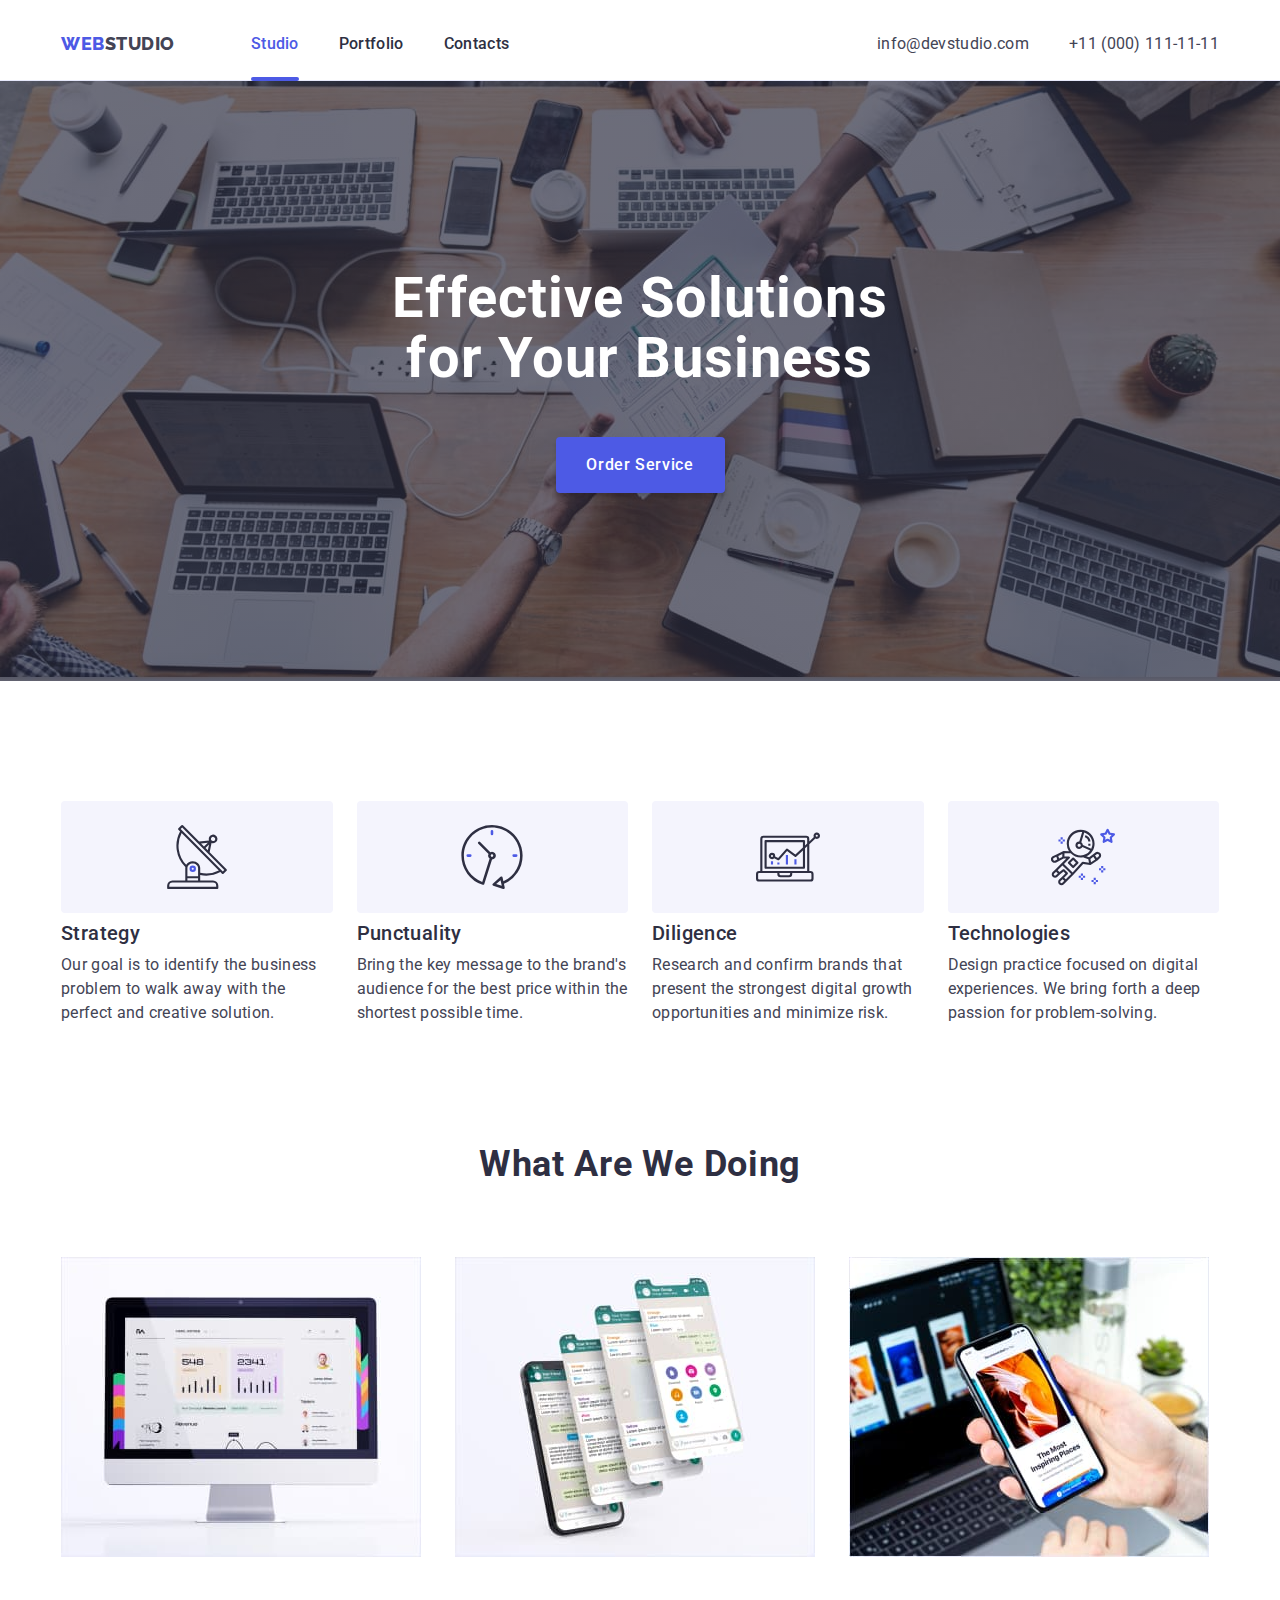
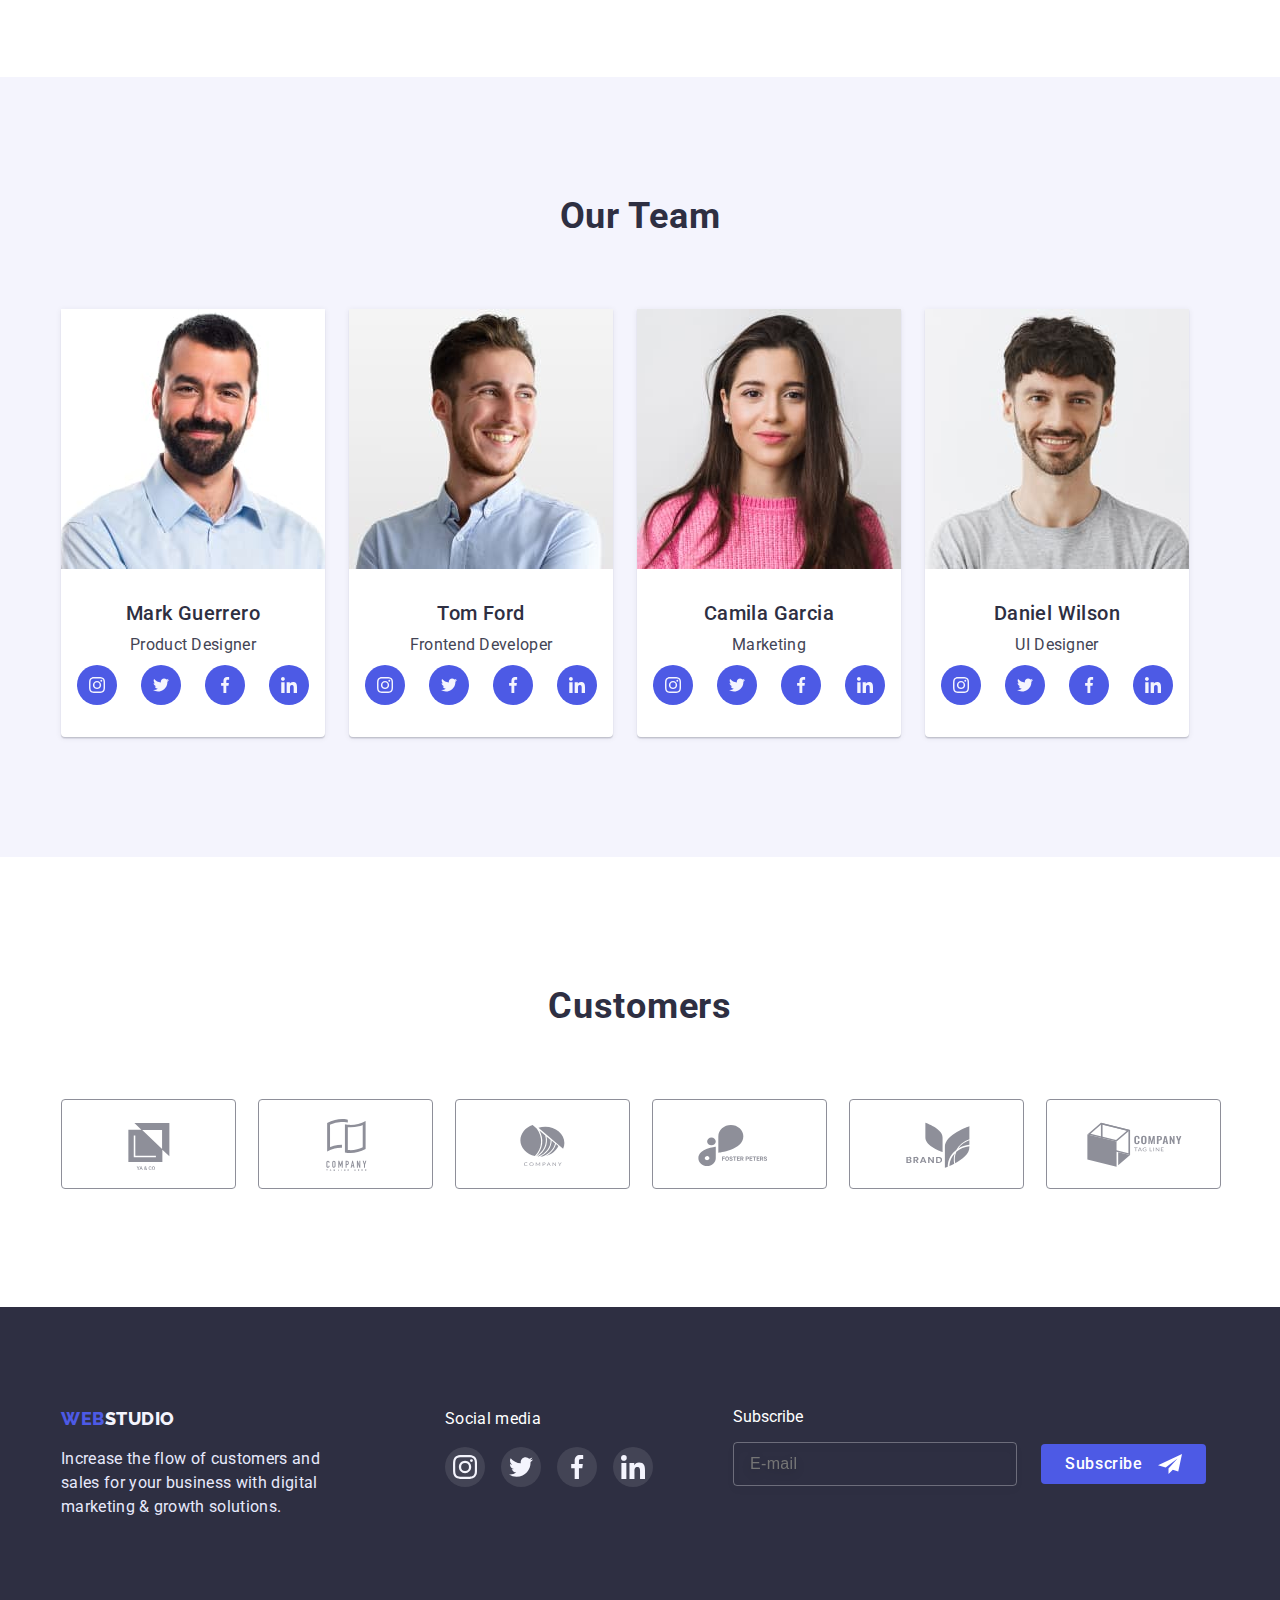
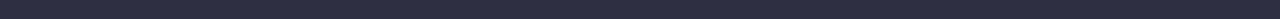
<file: index.html>
<!DOCTYPE html>
<html lang="en">
  <head>
    <meta charset="UTF-8" />
    <meta http-equiv="X-UA-Compatible" content="IE=edge" />
    <meta name="viewport" content="width=device-width, initial-scale=1.0" />
    <title>Web Studio (Version 3.0)</title>
    <link rel="preconnect" href="https://fonts.googleapis.com" />
    <link rel="preconnect" href="https://fonts.gstatic.com" crossorigin />
    <link
      href="https://fonts.googleapis.com/css2?family=Raleway:wght@800&family=Roboto:wght@400;500;700&display=swap"
      rel="stylesheet"
    />
    <link
      rel="stylesheet"
      href="https://cdnjs.cloudflare.com/ajax/libs/modern-normalize/1.1.0/modern-normalize.min.css"
      integrity="sha512-wpPYUAdjBVSE4KJnH1VR1HeZfpl1ub8YT/NKx4PuQ5NmX2tKuGu6U/JRp5y+Y8XG2tV+wKQpNHVUX03MfMFn9Q=="
      crossorigin="anonymous"
      referrerpolicy="no-referrer"
    />
    <link rel="stylesheet" href="./css/style.css" />
  </head>
  <!-- BODY -->
  <body>
    <!-- HEADER -->
    <header class="header">
      <div class="conteiner header-conteiner">
        <nav class="header-navigation">
          <a href="./index.html" class="header-logo link logo-text"
            ><span class="header-logo-accent">WEB</span>STUDIO
          </a>
          <ul class="header-list list">
            <li class="header-item">
              <a
                href="./index.html"
                class="header-link link link-current regular-text"
                >Studio</a
              >
            </li>
            <li class="header-item">
              <a href="./portfolio.html" class="header-link link regular-text"
                >Portfolio</a
              >
            </li>
            <li class="header-item">
              <a href="" class="header-link link regular-text">Contacts</a>
            </li>
          </ul>
        </nav>
        <address class="header-contact">
          <ul class="header-contact-list list">
            <li class="header-contact-item">
              <a
                href="mailto:info@devstudio.com"
                class="header-contact-email link regular-text"
                >info@devstudio.com</a
              >
            </li>
            <li class="header-contact-item">
              <a
                href="tel:+110001111111"
                class="header-contact-tel link regular-text"
                >+11 (000) 111-11-11</a
              >
            </li>
          </ul>
        </address>
      </div>
    </header>
    <!-- MAIN -->
    <main class="main">
      <section class="hero">
        <div class="conteiner">
          <h1 class="hero-title">Effective Solutions for Your Business</h1>
          <button type="button" class="hero-button button" data-modal-open>
            Order Service
          </button>
        </div>
      </section>
      <!-- STRATEGY -->
      <section class="strategy">
        <div class="conteiner">
          <h2 class="strategy-tiltle visually-hidden">Strategy</h2>
          <ul class="strategy-list list">
            <li class="strategy-item">
              <div class="strategy-icon-box">
                <svg class="strategy-icon" width="64" height="64">
                  <use href="./img/icons.svg#icon-antenna"></use>
                </svg>
              </div>
              <h3 class="stategy-item-subtitle subtitle-text">Strategy</h3>
              <p class="strategy-item-text regular-text">
                Our goal is to identify the business problem to walk away with
                the perfect and creative solution.
              </p>
            </li>
            <li class="strategy-item">
              <div class="strategy-icon-box">
                <svg class="strategy-icon" width="64" height="64">
                  <use href="./img/icons.svg#icon-clock"></use>
                </svg>
              </div>
              <h3 class="stategy-item-subtitle subtitle-text">Punctuality</h3>
              <p class="strategy-item-text regular-text">
                Bring the key message to the brand's audience for the best price
                within the shortest possible time.
              </p>
            </li>
            <li class="strategy-item">
              <div class="strategy-icon-box">
                <svg class="strategy-icon" width="64" height="64">
                  <use href="./img/icons.svg#icon-diagram"></use>
                </svg>
              </div>
              <h3 class="stategy-item-subtitle subtitle-text">Diligence</h3>
              <p class="strategy-item-text regular-text">
                Research and confirm brands that present the strongest digital
                growth opportunities and minimize risk.
              </p>
            </li>
            <li class="strategy-item">
              <div class="strategy-icon-box">
                <svg class="strategy-icon" width="64" height="64">
                  <use href="./img/icons.svg#icon-astronaut"></use>
                </svg>
              </div>
              <h3 class="stategy-item-subtitle subtitle-text">Technologies</h3>
              <p class="strategy-item-text regular-text">
                Design practice focused on digital experiences. We bring forth a
                deep passion for problem-solving.
              </p>
            </li>
          </ul>
        </div>
      </section>
      <!-- ABOUT -->
      <section class="about">
        <div class="conteiner">
          <h2 class="about-title title-text">What are we doing</h2>
          <ul class="about-list list">
            <li class="about-item">
              <img
                src="./img/img_desktop_apps.jpg"
                alt="desktop-apps"
                width="360"
                height="300"
              />
            </li>
            <li class="about-item">
              <img
                src="./img/img_mobile_apps.jpg"
                alt="mobile-apps"
                width="360"
                height="300"
              />
            </li>
            <li class="about-item">
              <img
                src="./img/img_integration.jpg"
                alt="integration"
                width="360"
                height="300"
              />
            </li>
          </ul>
        </div>
      </section>
      <!-- TEAM -->
      <section class="team">
        <div class="conteiner">
          <h2 class="team-title title-text">Our Team</h2>
          <ul class="team-list list">
            <li class="team-item">
              <img
                src="./img/img_team_member_1.jpg"
                alt="team-member"
                width="264"
                height="260"
              />
              <div class="team-description-conteiner">
                <h3 class="team-member subtitle-text">Mark Guerrero</h3>
                <p class="team-member-title regular-text">Product Designer</p>
                <ul class="team-social-list list">
                  <li class="team-social-item">
                    <a href="" class="team-social-link link">
                      <svg class="team-social-icon" width="16" height="16">
                        <use href="./img/icons.svg#icon-instagram"></use>
                      </svg>
                    </a>
                  </li>
                  <li class="team-social-item">
                    <a href="" class="team-social-link link">
                      <svg class="team-social-icon" width="16" height="16">
                        <use href="./img/icons.svg#icon-twitter"></use>
                      </svg>
                    </a>
                  </li>
                  <li class="team-social-item">
                    <a href="" class="team-social-link link">
                      <svg class="team-social-icon" width="16" height="16">
                        <use href="./img/icons.svg#icon-facebook"></use>
                      </svg>
                    </a>
                  </li>
                  <li class="team-social-item">
                    <a href="" class="team-social-link link">
                      <svg class="team-social-icon" width="16" height="16">
                        <use href="./img/icons.svg#icon-linkedin"></use>
                      </svg>
                    </a>
                  </li>
                </ul>
              </div>
            </li>
            <li class="team-item">
              <img
                src="./img/img_team_member_2.jpg"
                alt="team-member"
                width="264"
                height="260"
              />
              <div class="team-description-conteiner">
                <h3 class="team-member subtitle-text">Tom Ford</h3>
                <p class="team-member-title regular-text">Frontend Developer</p>
                <ul class="team-social-list list">
                  <li class="team-social-item">
                    <a href="" class="team-social-link link">
                      <svg class="team-social-icon" width="16" height="16">
                        <use href="./img/icons.svg#icon-instagram"></use>
                      </svg>
                    </a>
                  </li>
                  <li class="team-social-item">
                    <a href="" class="team-social-link link">
                      <svg class="team-social-icon" width="16" height="16">
                        <use href="./img/icons.svg#icon-twitter"></use>
                      </svg>
                    </a>
                  </li>
                  <li class="team-social-item">
                    <a href="" class="team-social-link link">
                      <svg class="team-social-icon" width="16" height="16">
                        <use href="./img/icons.svg#icon-facebook"></use>
                      </svg>
                    </a>
                  </li>
                  <li class="team-social-item">
                    <a href="" class="team-social-link link">
                      <svg class="team-social-icon" width="16" height="16">
                        <use href="./img/icons.svg#icon-linkedin"></use>
                      </svg>
                    </a>
                  </li>
                </ul>
              </div>
            </li>
            <li class="team-item">
              <img
                src="./img/img_team_member_3.jpg"
                alt="team-member"
                width="264"
                height="260"
              />
              <div class="team-description-conteiner">
                <h3 class="team-member subtitle-text">Camila Garcia</h3>
                <p class="team-member-title regular-text">Marketing</p>
                <ul class="team-social-list list">
                  <li class="team-social-item">
                    <a href="" class="team-social-link link">
                      <svg class="team-social-icon" width="16" height="16">
                        <use href="./img/icons.svg#icon-instagram"></use>
                      </svg>
                    </a>
                  </li>
                  <li class="team-social-item">
                    <a href="" class="team-social-link link">
                      <svg class="team-social-icon" width="16" height="16">
                        <use href="./img/icons.svg#icon-twitter"></use>
                      </svg>
                    </a>
                  </li>
                  <li class="team-social-item">
                    <a href="" class="team-social-link link">
                      <svg class="team-social-icon" width="16" height="16">
                        <use href="./img/icons.svg#icon-facebook"></use>
                      </svg>
                    </a>
                  </li>
                  <li class="team-social-item">
                    <a href="" class="team-social-link link">
                      <svg class="team-social-icon" width="16" height="16">
                        <use href="./img/icons.svg#icon-linkedin"></use>
                      </svg>
                    </a>
                  </li>
                </ul>
              </div>
            </li>
            <li class="team-item">
              <img
                src="./img/img_team_member_4.jpg"
                alt="team-member"
                width="264"
                height="260"
              />
              <div class="team-description-conteiner">
                <h3 class="team-member subtitle-text">Daniel Wilson</h3>
                <p class="team-member-title regular-text">UI Designer</p>
                <ul class="team-social-list list">
                  <li class="team-social-item">
                    <a href="" class="team-social-link link">
                      <svg class="team-social-icon" width="16" height="16">
                        <use href="./img/icons.svg#icon-instagram"></use>
                      </svg>
                    </a>
                  </li>
                  <li class="team-social-item">
                    <a href="" class="team-social-link link">
                      <svg class="team-social-icon" width="16" height="16">
                        <use href="./img/icons.svg#icon-twitter"></use>
                      </svg>
                    </a>
                  </li>
                  <li class="team-social-item">
                    <a href="" class="team-social-link link">
                      <svg class="team-social-icon" width="16" height="16">
                        <use href="./img/icons.svg#icon-facebook"></use>
                      </svg>
                    </a>
                  </li>
                  <li class="team-social-item">
                    <a href="" class="team-social-link link">
                      <svg class="team-social-icon" width="16" height="16">
                        <use href="./img/icons.svg#icon-linkedin"></use>
                      </svg>
                    </a>
                  </li>
                </ul>
              </div>
            </li>
          </ul>
        </div>
      </section>
      <!-- CUSTOMERS -->
      <section class="customers">
        <div class="conteiner">
          <h2 class="customers-title title-text">Customers</h2>
          <ul class="customers-list list">
            <li class="customers-item">
              <a href="" class="cutomers-link link">
                <svg class="customers-icon" width="104" height="56">
                  <use href="./img/icons.svg#icon-customer-1"></use>
                </svg>
              </a>
            </li>
            <li class="customers-item">
              <a href="" class="cutomers-link link">
                <svg class="customers-icon" width="104" height="56">
                  <use href="./img/icons.svg#icon-customer-2"></use>
                </svg>
              </a>
            </li>
            <li class="customers-item">
              <a href="" class="cutomers-link link">
                <svg class="customers-icon" width="104" height="56">
                  <use href="./img/icons.svg#icon-customer-3"></use>
                </svg>
              </a>
            </li>
            <li class="customers-item">
              <a href="" class="cutomers-link link">
                <svg class="customers-icon" width="104" height="56">
                  <use href="./img/icons.svg#icon-customer-4"></use>
                </svg>
              </a>
            </li>
            <li class="customers-item">
              <a href="" class="cutomers-link link">
                <svg class="customers-icon" width="104" height="56">
                  <use href="./img/icons.svg#icon-customer-5"></use>
                </svg>
              </a>
            </li>
            <li class="customers-item">
              <a href="" class="cutomers-link link">
                <svg class="customers-icon" width="104" height="56">
                  <use href="./img/icons.svg#icon-cutomer-6"></use>
                </svg>
              </a>
            </li>
          </ul>
        </div>
      </section>
    </main>
    <!-- FOOTER -->
    <footer class="footer">
      <div class="conteiner">
        <ul class="footer-list list">
          <li class="footer-item">
            <a href="./index.html" class="footer-logo link logo-text"
              ><span class="footer-logo-accent">WEB</span>STUDIO
            </a>
            <p class="footer-text regular-text">
              Increase the flow of customers and sales for your business with
              digital marketing & growth solutions.
            </p>
          </li>
          <li class="footer-social">
            <p class="footer-social-title regular-text">Social media</p>
            <ul class="footer-social-list list">
              <li class="footer-social-item">
                <a href="" class="footer-social-link link">
                  <svg class="footer-social-icon" width="24" height="24">
                    <use href="./img/icons.svg#icon-instagram"></use>
                  </svg>
                </a>
              </li>
              <li class="footer-social-item">
                <a href="" class="footer-social-link link">
                  <svg class="footer-social-icon" width="24" height="24">
                    <use href="./img/icons.svg#icon-twitter"></use>
                  </svg>
                </a>
              </li>
              <li class="footer-social-item">
                <a href="" class="footer-social-link link">
                  <svg class="footer-social-icon" width="24" height="24">
                    <use href="./img/icons.svg#icon-facebook"></use>
                  </svg>
                </a>
              </li>
              <li class="footer-social-item">
                <a href="" class="footer-social-link link">
                  <svg class="footer-social-icon" width="24" height="24">
                    <use href="./img/icons.svg#icon-linkedin"></use>
                  </svg>
                </a>
              </li>
            </ul>
          </li>
          <li class="footer-subscribe">
            <p class="footer-subscribe-title">Subscribe</p>
            <form class="subscribe-form">
              <input
                type="email"
                class="footer-subscribe-email regular-text"
                name="subscribe-email"
                id="subscribe-email"
                placeholder="E-mail"
              />
              <div class="subscribe-button-wrap">
                <button class="subscribe-button button" type="submit">
                  Subscribe
                </button>
                <svg class="subscribe-icon">
                  <use href="./img/icons.svg#icon-subcribe"></use>
                </svg>
              </di >
            </form>
          </li>
        </ul>
      </div>
    </footer>
    <!-- MODAL -->
    <div class="backdrop is-hidden" data-modal>
      <div class="modal">
        <button class="modal-close-btn" data-modal-close type="button">
          <svg class="modal-close-icon" width="8" height="8">
            <use href="./img/icons.svg#icon-modal-close"></use>
          </svg>
        </button>
        <p class="modal-title">Leave your contacts and we will call you back</p>
        <form class="modal-form">
          <div class="modal-field">
            <label for="user-name" class="modal-label subtle-text">Name</label>
            <div class="modal-input-wrap">
              <input
                type="text"
                class="modal-input"
                name="user-name"
                id="user-name"
                placeholder=""
                required
                minlength="3"
              />
              <svg class="modal-input-icon" width="18" height="18">
                <use href="./img/icons.svg#icon-person"></use>
              </svg>
            </div>
          </div>
          <div class="modal-field">
            <label for="user-tel" class="modal-label subtle-text">Phone</label>
            <div class="modal-input-wrap">
              <input
                type="tel"
                class="modal-input"
                name="user-tel"
                id="user-tel"
                placeholder=""
                required
              />
              <svg class="modal-input-icon" width="18" height="18">
                <use href="./img/icons.svg#icon-phone"></use>
              </svg>
            </div>
          </div>
          <div class="modal-field">
            <label for="user-email" class="modal-label subtle-text"
              >Email</label
            >
            <div class="modal-input-wrap">
              <input
                type="email"
                class="modal-input"
                name="user-email"
                id="user-email"
                placeholder=""
                required
              />
              <svg class="modal-input-icon" width="18" height="18">
                <use href="./img/icons.svg#icon-email"></use>
              </svg>
            </div>
          </div>
          <div class="modal-field">
            <label for="user-comments" class="modal-label subtle-text"
              >Comment</label
            >
            <textarea
              name="user-comments"
              id="user-comments"
              class="modal-comment"
              placeholder="Text input"
            ></textarea>
          </div>
          <div class="modal-field">
            <input
              class="modal-check visually-hidden"
              id="policy"
              name="policy"
              type="checkbox"
              value="true"
              required
            />
            <label class="check-text subtle-text" for="policy">
              <span>
                <svg class="check-icon" width="10" height="8">
                  <use href="./img/icons.svg#icon-check"></use>
                </svg>
              </span>
              I accept the terms and conditions of the&nbsp
              <a class="policy-link" href="">Privacy Policy</a></label
            >
          </div>
          <button type="submit" class="modal-submit-button button">Send</button>
        </form>
      </div>
    </div>
    <script src="./js/modal.js"></script>
  </body>
</html>
</file>
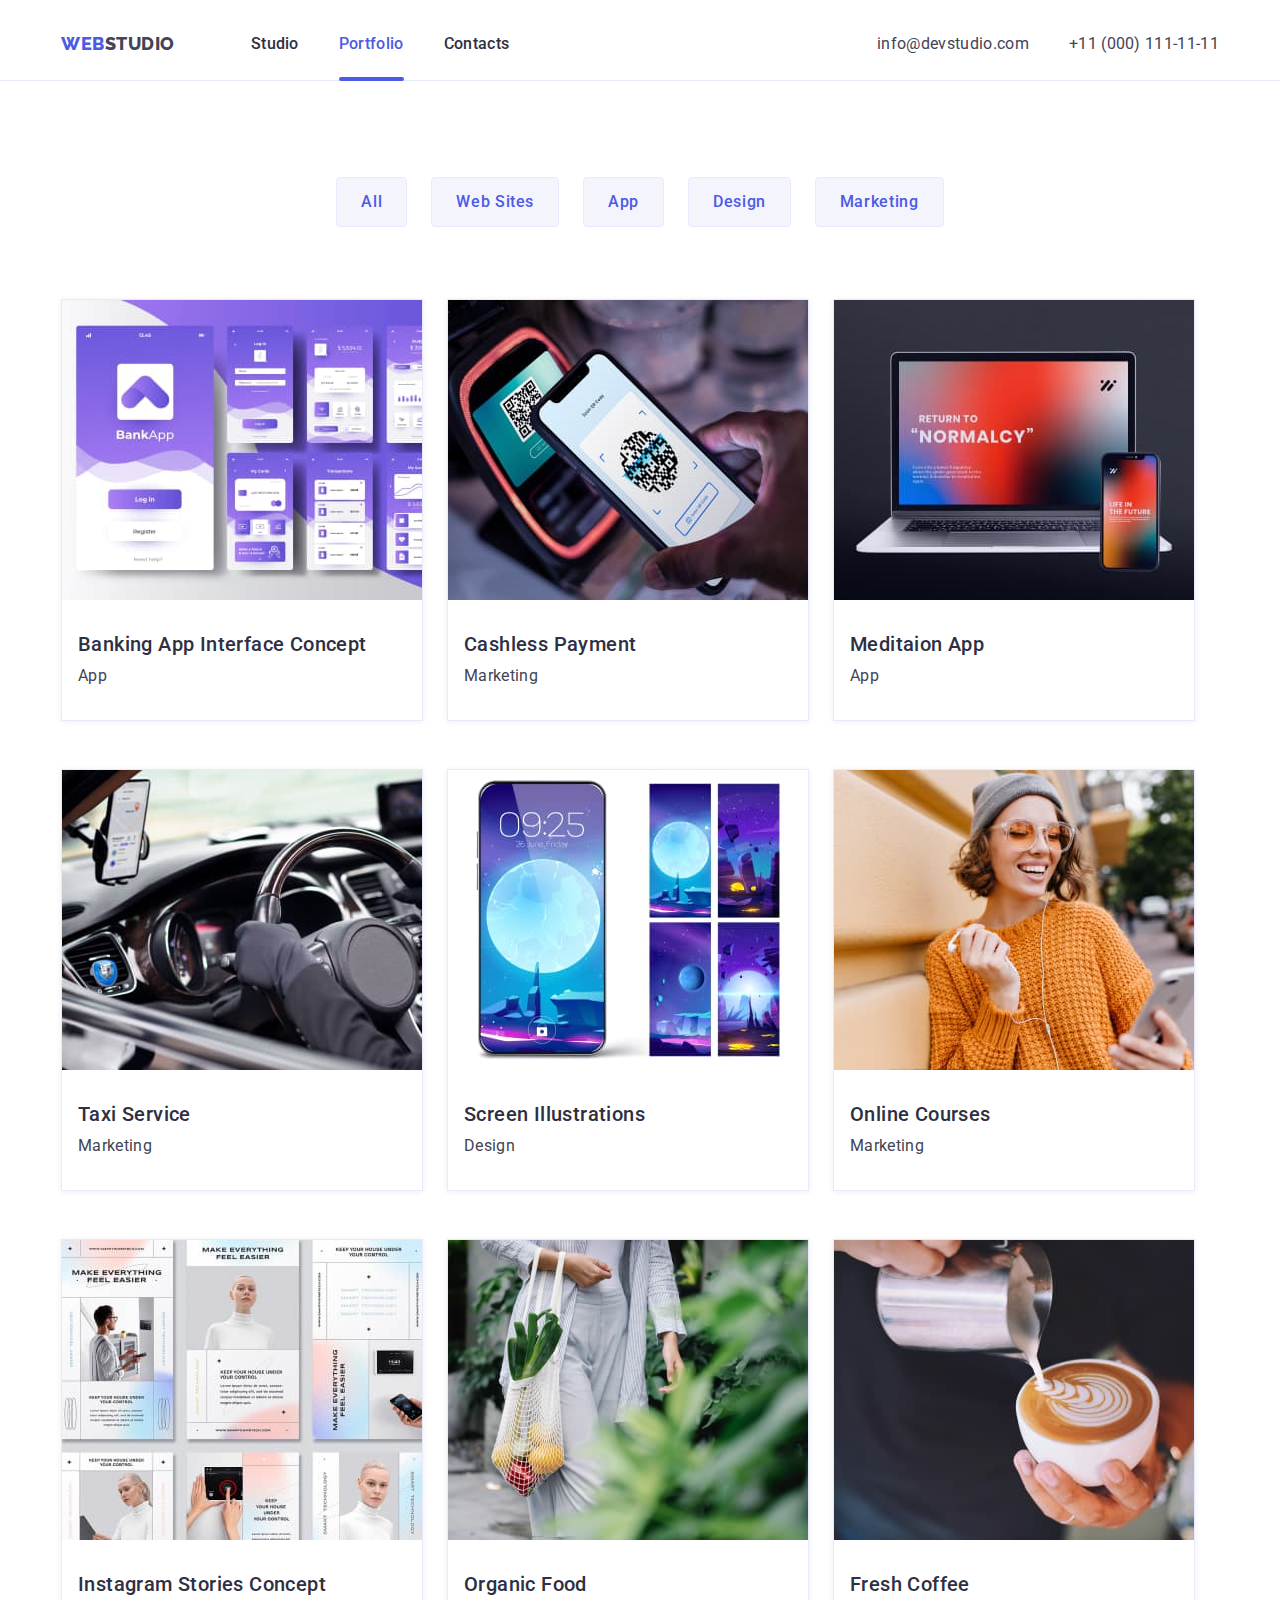
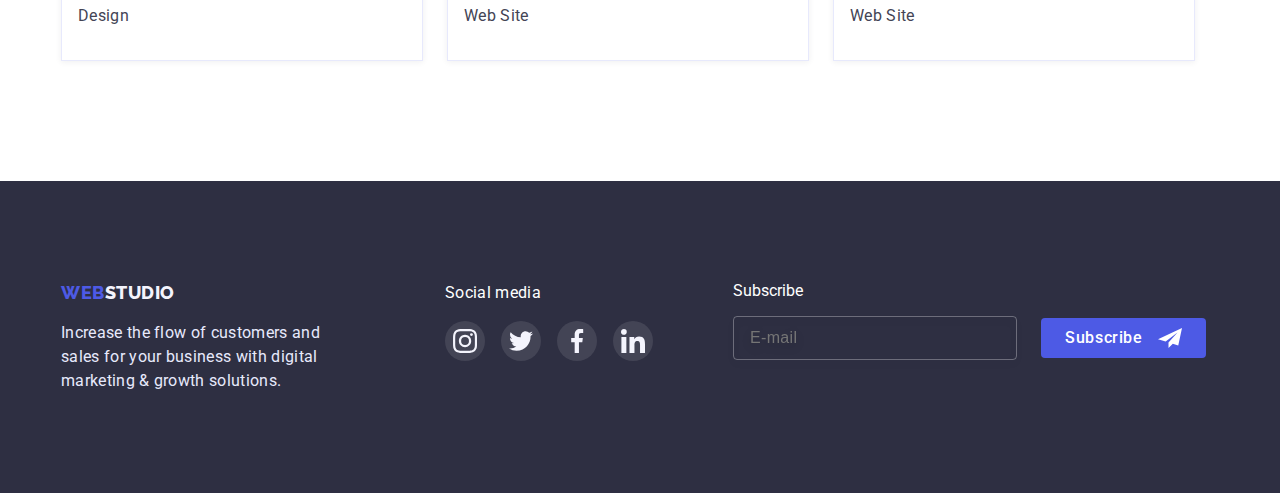
<file: portfolio.html>
<!DOCTYPE html>
<html lang="en">
  <head>
    <meta charset="UTF-8" />
    <meta http-equiv="X-UA-Compatible" content="IE=edge" />
    <meta name="viewport" content="width=device-width, initial-scale=1.0" />
    <title>Web Studio (Version 3.0)</title>
    <link rel="preconnect" href="https://fonts.googleapis.com" />
    <link rel="preconnect" href="https://fonts.gstatic.com" crossorigin />
    <link
      rel="stylesheet"
      href="https://cdnjs.cloudflare.com/ajax/libs/modern-normalize/1.1.0/modern-normalize.min.css"
      integrity="sha512-wpPYUAdjBVSE4KJnH1VR1HeZfpl1ub8YT/NKx4PuQ5NmX2tKuGu6U/JRp5y+Y8XG2tV+wKQpNHVUX03MfMFn9Q=="
      crossorigin="anonymous"
      referrerpolicy="no-referrer"
    />
    <link
      href="https://fonts.googleapis.com/css2?family=Raleway:wght@800&family=Roboto:wght@400;500;700&display=swap"
      rel="stylesheet"
    />
    <link rel="stylesheet" href="./css/style.css" />
  </head>
  <body>
    <header class="header">
      <div class="conteiner header-conteiner">
        <nav class="header-navigation">
          <a href="./index.html" class="header-logo link logo-text"
            ><span class="header-logo-accent">WEB</span>STUDIO
          </a>
          <ul class="header-list list">
            <li class="header-item">
              <a href="./index.html" class="header-link link regular-text"
                >Studio</a
              >
            </li>
            <li class="header-item">
              <a
                href="./portfolio.html"
                class="header-link link-current link regular-text"
                >Portfolio</a
              >
            </li>
            <li class="header-item">
              <a href="" class="header-link link regular-text">Contacts</a>
            </li>
          </ul>
        </nav>
        <address class="header-contact">
          <ul class="header-contact-list list">
            <li class="header-contact-item">
              <a
                href="mailto:info@devstudio.com"
                class="header-contact-email link regular-text"
                >info@devstudio.com</a
              >
            </li>
            <li class="header-contact-item">
              <a
                href="tel:+110001111111"
                class="header-contact-tel link regular-text"
                >+11 (000) 111-11-11</a
              >
            </li>
          </ul>
        </address>
      </div>
    </header>
    <main class="main">
      <section class="portfolio">
        <div class="conteiner">
          <h1 class="portfolio-title visually-hidden">Portfolio</h1>
          <ul class="portfolio-filter-list list">
            <li class="portfolio-filter-item">
              <button type="button" class="portfolio-filter-button button">
                all
              </button>
            </li>
            <li class="portfolio-filter-item">
              <button type="button" class="portfolio-filter-button button">
                web sites
              </button>
            </li>
            <li class="portfolio-filter-item">
              <button type="button" class="portfolio-filter-button button">
                app
              </button>
            </li>
            <li class="portfolio-filter-item">
              <button type="button" class="portfolio-filter-button button">
                design
              </button>
            </li>
            <li class="portfolio-filter-item">
              <button type="button" class="portfolio-filter-button button">
                marketing
              </button>
            </li>
          </ul>
          <ul class="ourwork-list list">
            <li class="ourwork-item">
              <a href="" class="ourwork-link link">
                <div class="ourwork-img-conteiner">
                  <img
                    src="./img/img_portfolio_1.jpg"
                    alt="our_work"
                    width="360"
                    height="300"
                  />
                  <p class="ourwork-description-text regular-text">
                    14 Stylish and User-Friendly App Design Concepts · Task
                    Manager App · Calorie Tracker App · Exotic Fruit Ecommerce
                    App · Cloud Storage App
                  </p>
                </div>
                <div class="ourwork-description-conteiner">
                  <h3 class="ourwork-subtitle subtitle-text">
                    Banking App Interface Concept
                  </h3>
                  <p class="ourwork-category regular-text">App</p>
                </div>
              </a>
            </li>
            <li class="ourwork-item">
              <a href="" class="ourwork-link link">
                <div class="ourwork-img-conteiner">
                  <img
                    src="./img/img_portfolio_2.jpg"
                    alt="our_work"
                    width="360"
                    height="300"
                  />
                  <p class="ourwork-description-text regular-text">
                    14 Stylish and User-Friendly App Design Concepts · Task
                    Manager App · Calorie Tracker App · Exotic Fruit Ecommerce
                    App · Cloud Storage App
                  </p>
                </div>

                <div class="ourwork-description-conteiner">
                  <h3 class="ourwork-subtitle subtitle-text">
                    Cashless Payment
                  </h3>
                  <p class="ourwork-category regular-text">Marketing</p>
                </div>
              </a>
            </li>
            <li class="ourwork-item">
              <a href="" class="ourwork-link link">
                <div class="ourwork-img-conteiner">
                  <img
                    src="./img/img_portfolio_3.jpg"
                    alt="our_work"
                    width="360"
                    height="300"
                  />
                  <p class="ourwork-description-text regular-text">
                    14 Stylish and User-Friendly App Design Concepts · Task
                    Manager App · Calorie Tracker App · Exotic Fruit Ecommerce
                    App · Cloud Storage App
                  </p>
                </div>
                <div class="ourwork-description-conteiner">
                  <h3 class="ourwork-subtitle subtitle-text">Meditaion App</h3>
                  <p class="ourwork-category regular-text">App</p>
                </div>
              </a>
            </li>
            <li class="ourwork-item">
              <a href="" class="ourwork-link link">
                <div class="ourwork-img-conteiner">
                  <img
                    src="./img/img_portfolio_4.jpg"
                    alt="our_work"
                    width="360"
                    height="300"
                  />
                  <p class="ourwork-description-text regular-text">
                    14 Stylish and User-Friendly App Design Concepts · Task
                    Manager App · Calorie Tracker App · Exotic Fruit Ecommerce
                    App · Cloud Storage App
                  </p>
                </div>
                <div class="ourwork-description-conteiner">
                  <h3 class="ourwork-subtitle subtitle-text">Taxi Service</h3>
                  <p class="ourwork-category regular-text">Marketing</p>
                </div>
              </a>
            </li>
            <li class="ourwork-item">
              <a href="" class="ourwork-link link">
                <div class="ourwork-img-conteiner">
                  <img
                    src="./img/img_portfolio_5.jpg"
                    alt="our_work"
                    width="360"
                    height="300"
                  />
                  <p class="ourwork-description-text regular-text">
                    14 Stylish and User-Friendly App Design Concepts · Task
                    Manager App · Calorie Tracker App · Exotic Fruit Ecommerce
                    App · Cloud Storage App
                  </p>
                </div>
                <div class="ourwork-description-conteiner">
                  <h3 class="ourwork-subtitle subtitle-text">
                    Screen Illustrations
                  </h3>
                  <p class="ourwork-category regular-text">Design</p>
                </div>
              </a>
            </li>
            <li class="ourwork-item">
              <a href="" class="ourwork-link link">
                <div class="ourwork-img-conteiner">
                  <img
                    src="./img/img_portfolio_6.jpg"
                    alt="our_work"
                    width="360"
                    height="300"
                  />
                  <p class="ourwork-description-text regular-text">
                    14 Stylish and User-Friendly App Design Concepts · Task
                    Manager App · Calorie Tracker App · Exotic Fruit Ecommerce
                    App · Cloud Storage App
                  </p>
                </div>
                <div class="ourwork-description-conteiner">
                  <h3 class="ourwork-subtitle subtitle-text">Online Courses</h3>
                  <p class="ourwork-category regular-text">Marketing</p>
                </div>
              </a>
            </li>
            <li class="ourwork-item">
              <a href="" class="ourwork-link link">
                <div class="ourwork-img-conteiner">
                  <img
                    src="./img/img_portfolio_7.jpg"
                    alt="our_work"
                    width="360"
                    height="300"
                  />
                  <p class="ourwork-description-text regular-text">
                    14 Stylish and User-Friendly App Design Concepts · Task
                    Manager App · Calorie Tracker App · Exotic Fruit Ecommerce
                    App · Cloud Storage App
                  </p>
                </div>
                <div class="ourwork-description-conteiner">
                  <h3 class="ourwork-subtitle subtitle-text">
                    Instagram Stories Concept
                  </h3>
                  <p class="ourwork-category regular-text">Design</p>
                </div>
              </a>
            </li>
            <li class="ourwork-item">
              <a href="" class="ourwork-link link">
                <div class="ourwork-img-conteiner">
                  <img
                    src="./img/img_portfolio_8.jpg"
                    alt="our_work"
                    width="360"
                    height="300"
                  />
                  <p class="ourwork-description-text regular-text">
                    14 Stylish and User-Friendly App Design Concepts · Task
                    Manager App · Calorie Tracker App · Exotic Fruit Ecommerce
                    App · Cloud Storage App
                  </p>
                </div>
                <div class="ourwork-description-conteiner">
                  <h3 class="ourwork-subtitle subtitle-text">Organic Food</h3>
                  <p class="ourwork-category regular-text">Web Site</p>
                </div>
              </a>
            </li>
            <li class="ourwork-item">
              <a href="" class="ourwork-link link">
                <div class="ourwork-img-conteiner">
                  <img
                    src="./img/img_portfolio_9.jpg"
                    alt="our_work"
                    width="360"
                    height="300"
                  />
                  <p class="ourwork-description-text regular-text">
                    14 Stylish and User-Friendly App Design Concepts · Task
                    Manager App · Calorie Tracker App · Exotic Fruit Ecommerce
                    App · Cloud Storage App
                  </p>
                </div>
                <div class="ourwork-description-conteiner">
                  <h3 class="ourwork-subtitle subtitle-text">Fresh Coffee</h3>
                  <p class="ourwork-category regular-text">Web Site</p>
                </div>
              </a>
            </li>
          </ul>
        </div>
      </section>
    </main>
    <!-- FOOTER -->
    <footer class="footer">
      <div class="conteiner">
        <ul class="footer-list list">
          <li class="footer-item">
            <a href="./index.html" class="footer-logo link logo-text"
              ><span class="footer-logo-accent">WEB</span>STUDIO
            </a>
            <p class="footer-text regular-text">
              Increase the flow of customers and sales for your business with
              digital marketing & growth solutions.
            </p>
          </li>
          <li class="footer-social">
            <p class="footer-social-title regular-text">Social media</p>
            <ul class="footer-social-list list">
              <li class="footer-social-item">
                <a href="" class="footer-social-link link">
                  <svg class="footer-social-icon" width="24" height="24">
                    <use href="./img/icons.svg#icon-instagram"></use>
                  </svg>
                </a>
              </li>
              <li class="footer-social-item">
                <a href="" class="footer-social-link link">
                  <svg class="footer-social-icon" width="24" height="24">
                    <use href="./img/icons.svg#icon-twitter"></use>
                  </svg>
                </a>
              </li>
              <li class="footer-social-item">
                <a href="" class="footer-social-link link">
                  <svg class="footer-social-icon" width="24" height="24">
                    <use href="./img/icons.svg#icon-facebook"></use>
                  </svg>
                </a>
              </li>
              <li class="footer-social-item">
                <a href="" class="footer-social-link link">
                  <svg class="footer-social-icon" width="24" height="24">
                    <use href="./img/icons.svg#icon-linkedin"></use>
                  </svg>
                </a>
              </li>
            </ul>
          </li>
          <li class="footer-subscribe">
            <p class="footer-subscribe-title">Subscribe</p>
            <form class="subscribe-form">
              <input
                type="email"
                class="footer-subscribe-email regular-text"
                name="subscribe-email"
                id="subscribe-email"
                placeholder="E-mail"
              />
              <div class="subscribe-button-wrap">
                <button class="subscribe-button button" type="submit">
                  Subscribe
                </button>
                <svg class="subscribe-icon">
                  <use href="./img/icons.svg#icon-subcribe"></use>
                </svg>
              </di >
            </form>
          </li>
        </ul>
      </div>
    </footer>
  </body>
</html>
</file>
<file: css/style.css>
:root {
  --primary-color: #ffffff;
  --primary-brand-color: #4d5ae5;
  --pressed-state-color: #404bbf;
  --dark-color: #2e2f42;
  --success-color: #31d0aa;
  --text-color: #434455;
  --subtle-text-color: #8e8f99;
  --accent-color: #e7e9fc;
  --light-color: #f4f4fd;
  --modal-overlay-color: #2e2f4266;
  --hero-bckgrnd-color: #2e2f42b2;
  --hero-gradient: rgba(46, 47, 66, 0.7), rgba(46, 47, 66, 0.7);
  --footer-icon-bgcolor: #ffffff1a;
  --transition-cubic: cubic-bezier(0.4, 0, 0.2, 1);
  --modal-bg-color: #fcfcfc;
}

/*-------------------------- Body -------------------------*/

body {
  /* max-width: 1440px; */
  background-color: var(--primary-color);
  margin-left: auto;
  margin-right: auto;
  color: var(--text-color);
  font-family: "Roboto", sans-serif;
}

/* --- DEFAULT --- */

/* *,
*::before,
*::after {
  box-sizing: border-box; */

h1,
h2,
h3,
h4,
h5,
h6,
p {
  margin: 0;
}

ul {
  margin: 0;
  padding-left: 0;
}

button {
  cursor: pointer;
}

img {
  display: block;
}

.list {
  list-style: none;
}

.link {
  text-decoration: none;
}

.conteiner {
  width: 1158px;
  padding-left: 15px;
  padding-right: 15px;
  margin-left: auto;
  margin-right: auto;
  /* outline: 2px solid red; */
}

.button {
  font-family: inherit;
  font-weight: 500;
  font-size: 16px;
  line-height: 1.5;
  text-align: center;
  letter-spacing: 0.04em;
  text-transform: capitalize;
  border-radius: 4px;
  cursor: pointer;
  color: var(--primary-color);
  background-color: var(--primary-brand-color);
  border: none;
  transition: color 250ms var(--transition-cubic),
    background-color 250ms var(--transition-cubic);
}

.button:is(:hover, :focus) {
  color: var(--primary-color);
  background-color: var(--primary-brand-color);
  box-shadow: 0px 1px 6px rgba(46, 47, 66, 0.08),
    0px 1px 1px rgba(46, 47, 66, 0.16), 0px 2px 1px rgba(46, 47, 66, 0.08);
}

.button:active {
  color: var(--primary-color);
  background: var(--pressed-state-color);
  box-shadow: 0px 4px 4px rgba(0, 0, 0, 0.15);
}

.logo-text {
  font-family: "Raleway", sans-serif;
  font-weight: 800;
  font-size: 18px;
  line-height: 1.33;
  letter-spacing: 0.03em;
  color: var(--text-color);
}

.title-text {
  font-size: 36px;
  line-height: 1.11;
  letter-spacing: 0.02em;
  text-align: center;
  text-transform: capitalize;
  color: var(--dark-color);
}

.subtitle-text {
  font-weight: 500;
  font-size: 20px;
  line-height: 1.2;
  letter-spacing: 0.02em;
  color: var(--dark-color);
}

.regular-text {
  font-size: 16px;
  line-height: 1.5;
  letter-spacing: 0.02em;
  color: var(--text-color);
}

.subtle-text {
  font-size: 12px;
  line-height: 1.33;
  letter-spacing: 0.04em;
  color: var(--subtle-text-color);
}

.visually-hidden {
  position: absolute;
  width: 1px;
  height: 1px;
  margin: -1px;
  border: 0;
  padding: 0;
  white-space: nowrap;
  clip-path: inset(100%);
  clip: rect(0 0 0 0);
  overflow: hidden;
}

/* ---------------------- MAIN ----------------------- */

/*--------- Header ---------*/

.header {
  background-color: var(--primary-color);
  border-color: var(--accent-color);
  padding-top: 24px;
  padding-bottom: 24px;
  border-bottom: 1px solid var(--accent-color);
}

.header-logo {
  margin-right: 76px;
}

.header-logo-accent {
  color: var(--primary-brand-color);
}

/* Header Navigation */

.header-conteiner {
  display: flex;
  align-items: center;
}

.header-navigation {
  display: flex;
  align-items: center;
  margin-right: auto;
}

.header-list {
  display: flex;
  align-items: center;
  gap: 40px;
}

.header-link {
  font-weight: 500;
  color: var(--dark-color);
  transition: color 250ms var(--transition-cubic);
}

.header-link:is(:hover, :focus) {
  color: var(--primary-brand-color);
}

.link-current {
  color: var(--primary-brand-color);
  position: relative;
}

.link-current::after {
  content: "";
  position: absolute;
  left: 0;
  bottom: -28px;
  width: 100%;
  height: 4px;
  border-radius: 2px;
  background-color: var(--primary-brand-color);
}

/* Header Contacts */

.header-contact {
  font-style: normal;
}

.header-contact-list {
  display: flex;
  align-items: center;
  gap: 40px;
}

.header-contact-email,
.header-contact-tel {
  transition: color 250ms var(--transition-cubic);
}

.header-contact-email:hover,
.header-contact-tel:hover,
.header-contact-email:focus,
.header-contact-tel:focus {
  color: var(--primary-brand-color);
}

/* --------- HERO ---------- */

.hero {
  background-color: var(--dark-color);
  background-image: linear-gradient(var(--hero-gradient)),
    url(../img/hero-image.jpg);
  background-repeat: no-repeat;
  background-position: center;
  padding-top: 188px;
  padding-bottom: 188px;
}

.hero-title {
  font-size: 56px;
  line-height: 1.07;
  text-align: center;
  letter-spacing: 0.02em;
  color: var(--primary-color);
  margin-bottom: 48px;
  max-width: 496px;
  min-height: 120px;
  margin: 0 auto;
}

.hero-button.button {
  display: flex;
  align-items: center;
  justify-content: center;
  min-width: 169px;
  height: 56px;
  margin-left: auto;
  margin-right: auto;
  margin-top: 48px;
  box-shadow: 0px 4px 4px rgba(0, 0, 0, 0.15);
  transition: width 250ms var(--transition-cubic),
    height 250ms var(--transition-cubic),
    margin-bottom 250ms var(--transition-cubic);
}

.hero-button.button:is(:hover, :focus) {
  width: 170px;
  height: 51px;
  margin-bottom: 5px;
}

/* --------- Strategy ---------- */

.strategy {
  padding-top: 120px;
  padding-bottom: 120px;
}

.strategy-list {
  display: flex;
  justify-content: center;
  gap: 24px;
}

.strategy-item {
  max-width: calc((100% - 72px) / 4);
}

.strategy-icon-box {
  height: 112px;
  background: var(--light-color);
  border-radius: 4px;
  display: flex;
  align-items: center;
  justify-content: center;
  margin-bottom: 8px;
}

.stategy-item-subtitle {
  margin-bottom: 8px;
}

/* --------- ABOUT --------- */

.about {
  padding-bottom: 120px;
}
.about-title {
  margin-bottom: 72px;
}
.about-list {
  display: flex;
  gap: 24px;
}

.about-item {
  width: calc((100% - 48px) / 3);
}

/* --------- TEAM ---------- */

.team {
  background-color: var(--light-color);
  padding-top: 120px;
  padding-bottom: 120px;
}
.team-title {
  margin-bottom: 72px;
}
.team-list {
  display: flex;
  gap: 24px;
}

.team-item {
  max-width: calc((100% - 72px) / 4);
  background-color: var(--primary-color);
  box-shadow: 0px 1px 6px rgba(46, 47, 66, 0.08),
    0px 1px 1px rgba(46, 47, 66, 0.16), 0px 2px 1px rgba(46, 47, 66, 0.08);
  border-radius: 0px 0px 4px 4px;
}

.team-member {
  text-align: center;
  padding-bottom: 8px;
}
.team-member-title {
  text-align: center;
  margin-bottom: 8px;
}

.team-description-conteiner {
  padding-top: 32px;
  padding-bottom: 32px;
}

.team-social-list {
  display: flex;
  justify-content: center;
  gap: 24px;
}

.team-social-item {
  width: 40px;
  height: 40px;
}
.team-social-link {
  width: 100%;
  height: 100%;
  background-color: var(--primary-brand-color);
  border-radius: 50%;
  display: flex;
  align-items: center;
  justify-content: center;
  transition: background-color 250ms var(--transition-cubic);
}

.team-social-link:is(:hover, :focus) {
  background-color: var(--pressed-state-color);
}

.team-social-icon {
  fill: var(--light-color);
}

/* -------- CUSTOMERS --------- */

.customers {
  padding-top: 130px;
  padding-bottom: 120px;
  background-color: var(--primary-color);
}

.customers-title {
  margin-bottom: 72px;
}

.customers-list {
  display: flex;
  gap: 24px;
}

.customers-item {
  width: calc((100% - 120px) / 6);
  height: 88px;
}

.cutomers-link {
  width: 100%;
  height: 100%;
  border: 1px solid var(--subtle-text-color);
  border-radius: 4px;
  display: flex;
  align-items: center;
  justify-content: center;
  transition: border-color 250ms var(--transition-cubic);
}

.customers-icon {
  fill: var(--subtle-text-color);
  transition: fill 250ms var(--transition-cubic);
}

.cutomers-link:is(:hover, :focus) {
  border-color: var(--pressed-state-color);
}

.cutomers-link:is(:hover, :focus) .customers-icon {
  fill: var(--pressed-state-color);
}

/* --------- FOOTER----------- */

.footer {
  background-color: var(--dark-color);
  padding-top: 100px;
  padding-bottom: 100px;
}

.footer-list {
  display: flex;
  /* gap: 120px; */
}

.footer-item {
  margin-right: 120px;
}

.footer-social {
  margin-right: 80px;
}

.footer-social-list {
  display: flex;
  gap: 16px;
}

.footer-social-title {
  color: var(--primary-color);
  margin-bottom: 16px;
  align-items: baseline;
}

.footer-social-item {
  width: 40px;
  height: 40px;
}

.footer-social-link {
  width: 100%;
  height: 100%;
  background-color: var(--footer-icon-bgcolor);
  border-radius: 50%;
  display: flex;
  align-items: center;
  justify-content: center;
  transition: background-color 250ms var(--transition-cubic);
}

.footer-social-icon {
  fill: var(--light-color);
}

.footer-social-link:is(:hover, :focus) {
  background-color: var(--success-color);
}

.footer-logo {
  color: var(--light-color);
}

.footer-logo-accent {
  color: var(--primary-brand-color);
}

.footer-text {
  color: var(--accent-color);
  max-width: 264px;
  margin-top: 16px;
}

.footer-subscribe-title {
  color: var(--primary-color);
  margin-bottom: 16px;
  align-items: baseline;
}

.subscribe-form {
  display: flex;
  align-items: center;
  justify-content: center;
  gap: 24px;
}

.footer-subscribe-email {
  width: 264px;
  height: 40px;
  padding-left: 16px;
  color: var(--primary-color);
  background-color: #2196f300;
  border: 1px solid rgba(255, 255, 255, 0.3);
  filter: drop-shadow(0px 4px 4px rgba(0, 0, 0, 0.15));
  border-radius: 4px;
  outline: none;
}

.subscribe-button-wrap {
  position: relative;
  width: 165px;
  height: 40px;
}

.subscribe-button {
  width: 100%;
  height: 100%;
  background-color: var(--primary-brand-color);
  color: var(--primary-color);
  text-align: left;
  padding-left: 24px;
  padding-right: 24px;
  padding-top: 8px;
  padding-bottom: 8px;
}

.subscribe-icon {
  position: absolute;
  top: 50%;
  transform: translateY(-50%);
  right: 24px;
  width: 24px;
  height: 24px;
  fill: var(--primary-color);
}

/* ---------------------- PORTFOLIO --------------------- */

/* --------- PORTFOLIO FILTER --------- */

.portfolio {
  padding-top: 96px;
  padding-bottom: 120px;
}

.portfolio-filter-list {
  display: flex;
  gap: 24px;
  justify-content: center;
  margin-bottom: 72px;
}

.portfolio-filter-button {
  color: var(--primary-brand-color);
  background-color: var(--light-color);
  border: 1px solid var(--accent-color);
  padding: 12px 24px;
}

/* --------- OUR WORK ---------- */

.ourwork-list {
  display: flex;
  flex-wrap: wrap;
  row-gap: 48px;
  column-gap: 24px;
}

.ourwork-item {
  max-width: calc((100% - 48px) / 3);
  background: var(--primary-color);
  border: 1px solid var(--accent-color);
  box-shadow: 0px 1px 6px rgba(46, 47, 66, 0.08);
  transition: box-shadow 250ms var(--transition-cubic);
}

.ourwork-item:is(:hover, :focus) {
  box-shadow: 0px 1px 6px rgba(46, 47, 66, 0.08),
    0px 1px 1px rgba(46, 47, 66, 0.16), 0px 2px 1px rgba(46, 47, 66, 0.08);
}

.ourwork-link .ourwork-description-text {
  transition: transform 250ms var(--transition-cubic);
}

.ourwork-link:is(:hover, :focus) .ourwork-description-text {
  transform: translateY(0);
}

.ourwork-description-conteiner {
  padding: 32px 16px;
}

.ourwork-subtitle {
  text-transform: capitalize;
  color: var(--dark-color);
  margin-bottom: 8px;
}

.ourwork-img-conteiner {
  position: relative;
  overflow: hidden;
}

.ourwork-description-text {
  position: absolute;
  top: 0;
  height: 100%;
  color: var(--light-color);
  background-color: #4d5ae5d8;
  padding: 40px 32px;
  transform: translateY(100%);
  overflow: auto;
}

/* -----MODAL----- */

.backdrop {
  position: fixed;
  top: 0;
  width: 100%;
  height: 100%;
  background-color: var(--modal-overlay-color);
  transition: opacity 250ms var(--transition-cubic),
    visibility 250ms var(--transition-cubic);
}

.is-hidden {
  opacity: 0;
  visibility: hidden;
  pointer-events: none;
}

.backdrop.is-hidden .modal {
  transform: translate(-50%, -50%) scale(0);
}

.modal {
  position: absolute;
  top: 50%;
  left: 50%;
  transform: translate(-50%, -50%) scale(1);
  width: 408px;
  min-height: 584px;
  padding: 24px;
  background-color: var(--modal-bg-color);
  border-radius: 4px;
  box-shadow: 0px 1px 1px rgba(0, 0, 0, 0.14), 0px 1px 3px rgba(0, 0, 0, 0.12),
    0px 2px 1px rgba(0, 0, 0, 0.2);
  transition: transform 250ms var(--transition-cubic);
}

.modal-close-btn {
  display: flex;
  align-items: center;
  justify-content: center;
  width: 24px;
  height: 24px;
  border-radius: 50%;
  background-color: var(--accent-color);
  border: 1px solid rgba(0, 0, 0, 0.1);
  margin-left: auto;
  margin-bottom: 24px;
  transition: background-color 250ms var(--transition-cubic);
}

.modal-close-icon {
  fill: #000000;
  transition: fill 250ms var(--transition-cubic);
}

.modal-close-btn:hover {
  background-color: var(--pressed-state-color);
}

.modal-close-btn:hover .modal-close-icon {
  fill: var(--primary-color);
}

.modal-title {
  font-weight: 500;
  font-size: 16px;
  line-height: 1.5;
  text-align: center;
  letter-spacing: 0.02em;
  margin-bottom: 16px;
}

.modal-field:not(:last-child) {
  margin-bottom: 8px;
}

.modal-input {
  width: 100%;
  height: 40px;
  border: 1px solid rgba(33, 33, 33, 0.2);
  border-radius: 4px;
  outline: transparent;
  padding-left: 38px;
  padding-top: 8px;
  padding-bottom: 8px;
}

.modal-input-wrap {
  position: relative;
  margin-top: 4px;
}

.modal-input-icon {
  position: absolute;
  left: 16px;
  top: 50%;
  transform: translateY(-50%);
}

.modal-input:focus,
.modal-comment:focus {
  border-color: var(--primary-brand-color);
}

.modal-input:focus + .modal-input-icon {
  fill: var(--primary-brand-color);
}

.modal-comment {
  width: 100%;
  height: 120px;
  border: 1px solid rgba(33, 33, 33, 0.2);
  border-radius: 4px;
  outline: transparent;
  padding-left: 16px;
  padding-top: 8px;
  padding-bottom: 8px;
  margin-top: 4px;
  resize: none;
}

.modal-comment::placeholder {
  font-size: 12px;
  line-height: 1.33;
  letter-spacing: 0.04em;
  color: rgba(117, 117, 117, 0.5);
}

.modal-submit-button {
  display: block;
  text-align: center;
  width: 169px;
  height: 56px;
  margin-left: auto;
  margin-right: auto;
  margin-top: 24px;
  transition: width 250ms var(--transition-cubic),
    height 250ms var(--transition-cubic),
    margin-bottom 250ms var(--transition-cubic);
}

.modal-submit-button:is(:hover, :focus) {
  width: 170px;
  height: 51px;
  margin-bottom: 5px;
}

.check-text {
  display: flex;
  align-items: center;
}

.check-text span {
  display: flex;
  align-items: center;
  justify-content: center;
  width: 16px;
  height: 16px;
  border: 1.25px solid var(--dark-color);
  border-radius: 2px;
  margin-right: 8px;
  transition: background-color 300ms linear;
  fill: transparent;
}

.modal-check:checked + .check-text span {
  background-color: var(--pressed-state-color);
  border: none;
  fill: var(--light-color);
}

.policy-link {
  color: var(--primary-brand-color);
}
</file>
